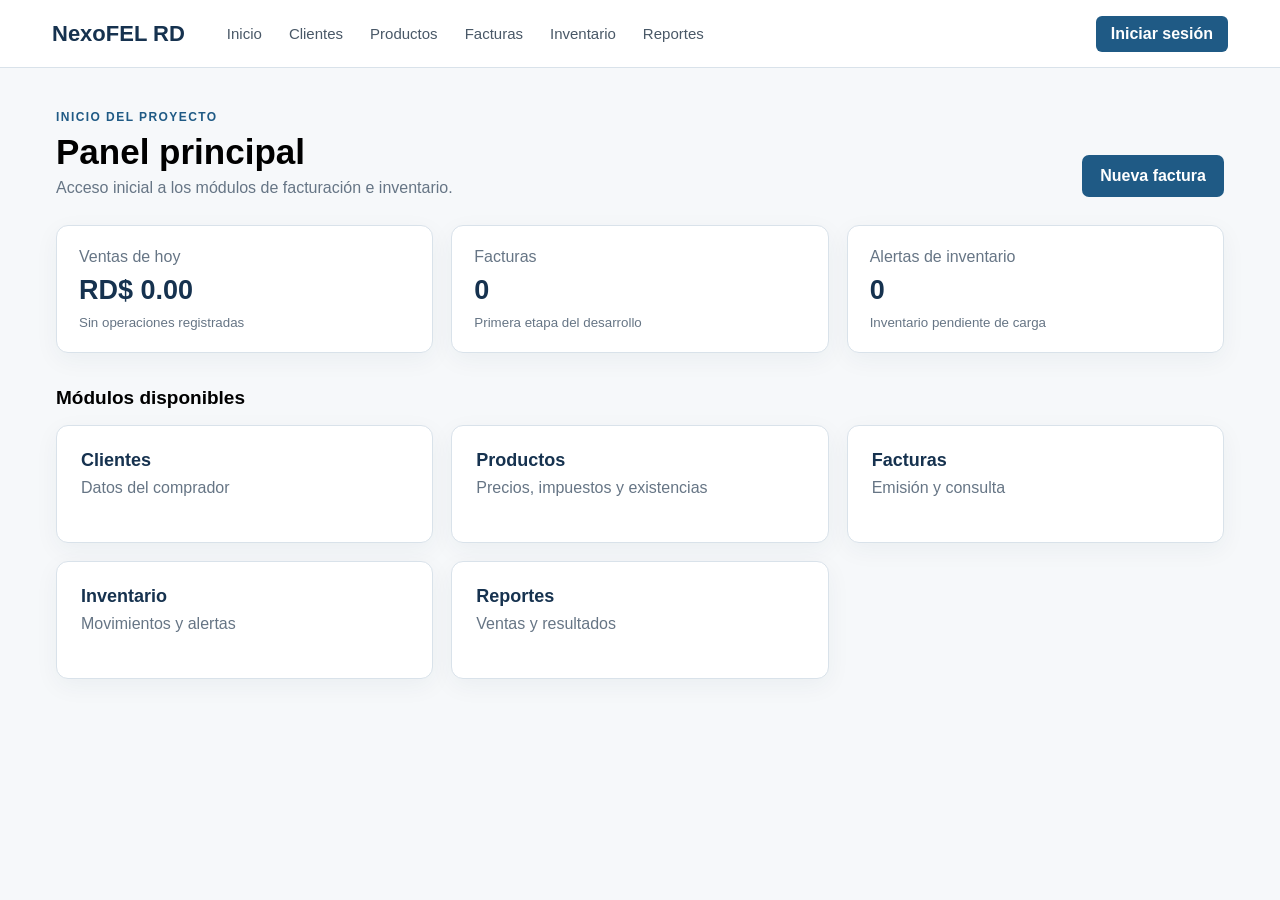
<file: prototype/index.html>
<!doctype html>
<html lang="es">
<head>
  <meta charset="utf-8">
  <meta name="viewport" content="width=device-width, initial-scale=1">
  <title>NexoFEL RD</title>
  <style>
    :root{--navy:#16324f;--blue:#1f5a85;--border:#d9e2ea;--muted:#667585}
    *{box-sizing:border-box}body{margin:0;background:#f6f8fa;color:#17212b;font-family:Segoe UI,Arial,sans-serif}
    header{height:68px;background:#fff;border-bottom:1px solid var(--border);display:flex;align-items:center;padding:0 52px;gap:42px}
    .brand{font-size:22px;font-weight:750;color:var(--navy)}nav{display:flex;gap:27px;color:#495867;font-size:15px}.login{margin-left:auto;background:var(--blue);color:#fff;border-radius:6px;padding:9px 15px;font-weight:600}
    main{padding:42px 56px;max-width:1360px;margin:auto}.top{display:flex;justify-content:space-between;align-items:end;margin-bottom:28px}.eyebrow{color:var(--blue);font-size:12px;font-weight:800;letter-spacing:.12em;margin:0 0 8px}h1{margin:0 0 7px;font-size:35px;color:#000}.muted{color:var(--muted);margin:0}.primary{background:var(--blue);color:#fff;border-radius:7px;padding:12px 18px;font-weight:650}
    .metrics,.modules{display:grid;grid-template-columns:repeat(3,1fr);gap:18px}.card{background:#fff;border:1px solid var(--border);border-radius:12px;box-shadow:0 7px 24px rgba(22,50,79,.05)}.metric{padding:22px}.metric span,.metric small{display:block;color:var(--muted)}.metric strong{display:block;color:var(--navy);font-size:27px;margin:9px 0}.section{font-size:19px;margin:34px 0 16px;color:#000}.module{padding:24px;min-height:118px}.module strong{display:block;color:var(--navy);font-size:18px;margin-bottom:8px}.module span{color:var(--muted)}
  </style>
</head>
<body>
  <header><div class="brand">NexoFEL RD</div><nav><span>Inicio</span><span>Clientes</span><span>Productos</span><span>Facturas</span><span>Inventario</span><span>Reportes</span></nav><div class="login">Iniciar sesión</div></header>
  <main>
    <div class="top"><div><p class="eyebrow">INICIO DEL PROYECTO</p><h1>Panel principal</h1><p class="muted">Acceso inicial a los módulos de facturación e inventario.</p></div><div class="primary">Nueva factura</div></div>
    <section class="metrics">
      <div class="card metric"><span>Ventas de hoy</span><strong>RD$ 0.00</strong><small>Sin operaciones registradas</small></div>
      <div class="card metric"><span>Facturas</span><strong>0</strong><small>Primera etapa del desarrollo</small></div>
      <div class="card metric"><span>Alertas de inventario</span><strong>0</strong><small>Inventario pendiente de carga</small></div>
    </section>
    <h2 class="section">Módulos disponibles</h2>
    <section class="modules">
      <div class="card module"><strong>Clientes</strong><span>Datos del comprador</span></div>
      <div class="card module"><strong>Productos</strong><span>Precios, impuestos y existencias</span></div>
      <div class="card module"><strong>Facturas</strong><span>Emisión y consulta</span></div>
      <div class="card module"><strong>Inventario</strong><span>Movimientos y alertas</span></div>
      <div class="card module"><strong>Reportes</strong><span>Ventas y resultados</span></div>
    </section>
  </main>
</body>
</html>
</file>
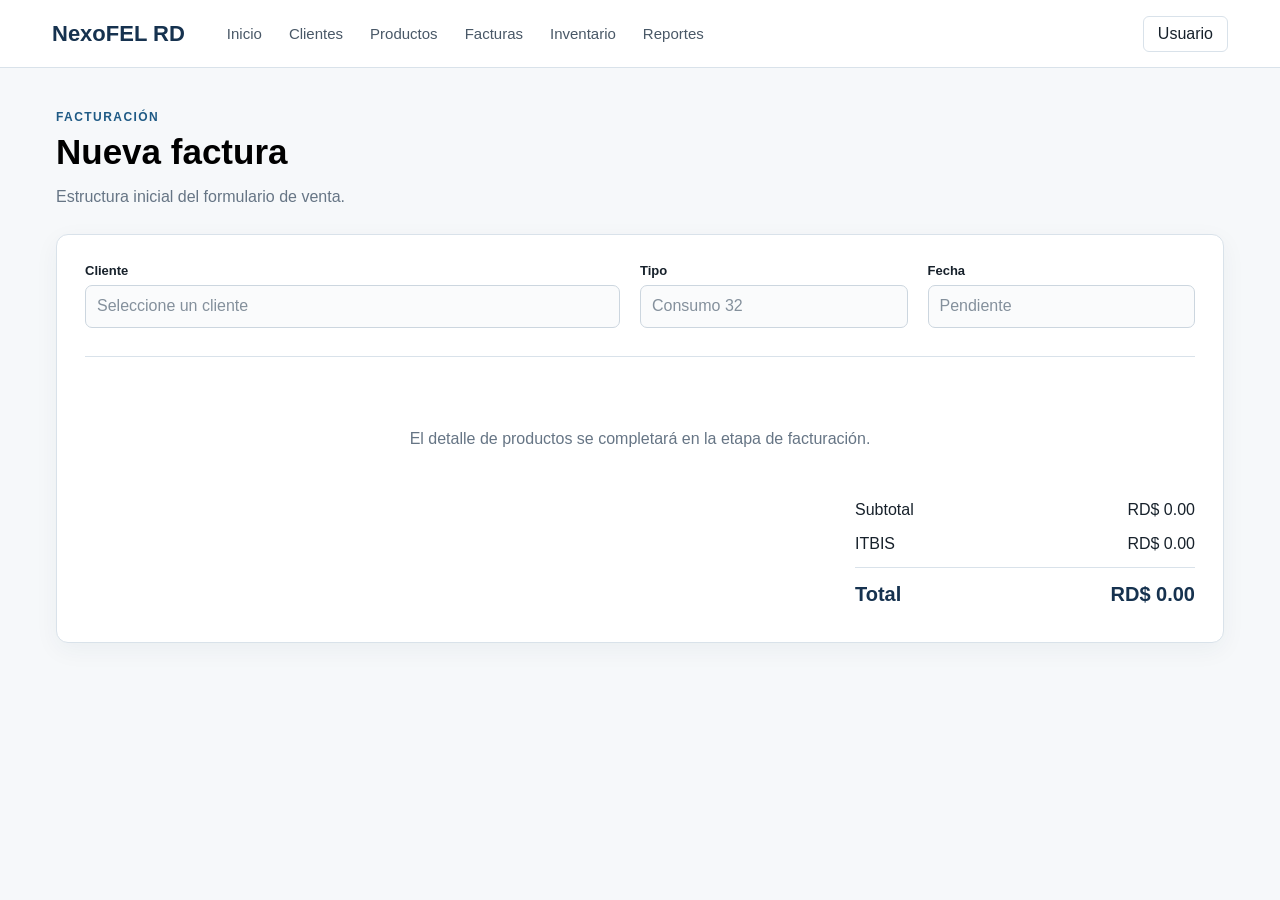
<file: prototype/factura.html>
<!doctype html>
<html lang="es">
<head>
  <meta charset="utf-8"><meta name="viewport" content="width=device-width, initial-scale=1"><title>Nueva factura</title>
  <style>
    :root{--navy:#16324f;--blue:#1f5a85;--border:#d9e2ea;--muted:#667585}*{box-sizing:border-box}body{margin:0;background:#f6f8fa;color:#17212b;font-family:Segoe UI,Arial,sans-serif}header{height:68px;background:#fff;border-bottom:1px solid var(--border);display:flex;align-items:center;padding:0 52px;gap:42px}.brand{font-size:22px;font-weight:750;color:var(--navy)}nav{display:flex;gap:27px;color:#495867;font-size:15px}.login{margin-left:auto;background:#fff;border:1px solid var(--border);border-radius:6px;padding:8px 14px}main{padding:42px 56px;max-width:1360px;margin:auto}.eyebrow{color:var(--blue);font-size:12px;font-weight:800;letter-spacing:.12em;margin:0 0 8px}h1{margin:0 0 7px;font-size:35px;color:#000}.muted{color:var(--muted)}.panel{margin-top:28px;background:#fff;border:1px solid var(--border);border-radius:12px;padding:28px;box-shadow:0 7px 24px rgba(22,50,79,.05)}.grid{display:grid;grid-template-columns:2fr 1fr 1fr;gap:20px}.label{font-size:13px;font-weight:700;margin-bottom:7px}.input{height:43px;border:1px solid #ccd6df;border-radius:7px;padding:11px;color:#84909c;background:#fafbfc}.line{height:1px;background:var(--border);margin:28px 0}.empty{text-align:center;padding:45px 20px;color:var(--muted)}.total{display:flex;justify-content:flex-end}.summary{width:340px}.row{display:flex;justify-content:space-between;padding:8px 0}.row.final{font-size:20px;color:var(--navy);font-weight:750;border-top:1px solid var(--border);margin-top:6px;padding-top:15px}
  </style>
</head>
<body>
  <header><div class="brand">NexoFEL RD</div><nav><span>Inicio</span><span>Clientes</span><span>Productos</span><span>Facturas</span><span>Inventario</span><span>Reportes</span></nav><div class="login">Usuario</div></header>
  <main><p class="eyebrow">FACTURACIÓN</p><h1>Nueva factura</h1><p class="muted">Estructura inicial del formulario de venta.</p>
    <div class="panel"><div class="grid"><div><div class="label">Cliente</div><div class="input">Seleccione un cliente</div></div><div><div class="label">Tipo</div><div class="input">Consumo 32</div></div><div><div class="label">Fecha</div><div class="input">Pendiente</div></div></div><div class="line"></div><div class="empty">El detalle de productos se completará en la etapa de facturación.</div><div class="total"><div class="summary"><div class="row"><span>Subtotal</span><span>RD$ 0.00</span></div><div class="row"><span>ITBIS</span><span>RD$ 0.00</span></div><div class="row final"><span>Total</span><span>RD$ 0.00</span></div></div></div></div>
  </main>
</body>
</html>
</file>
